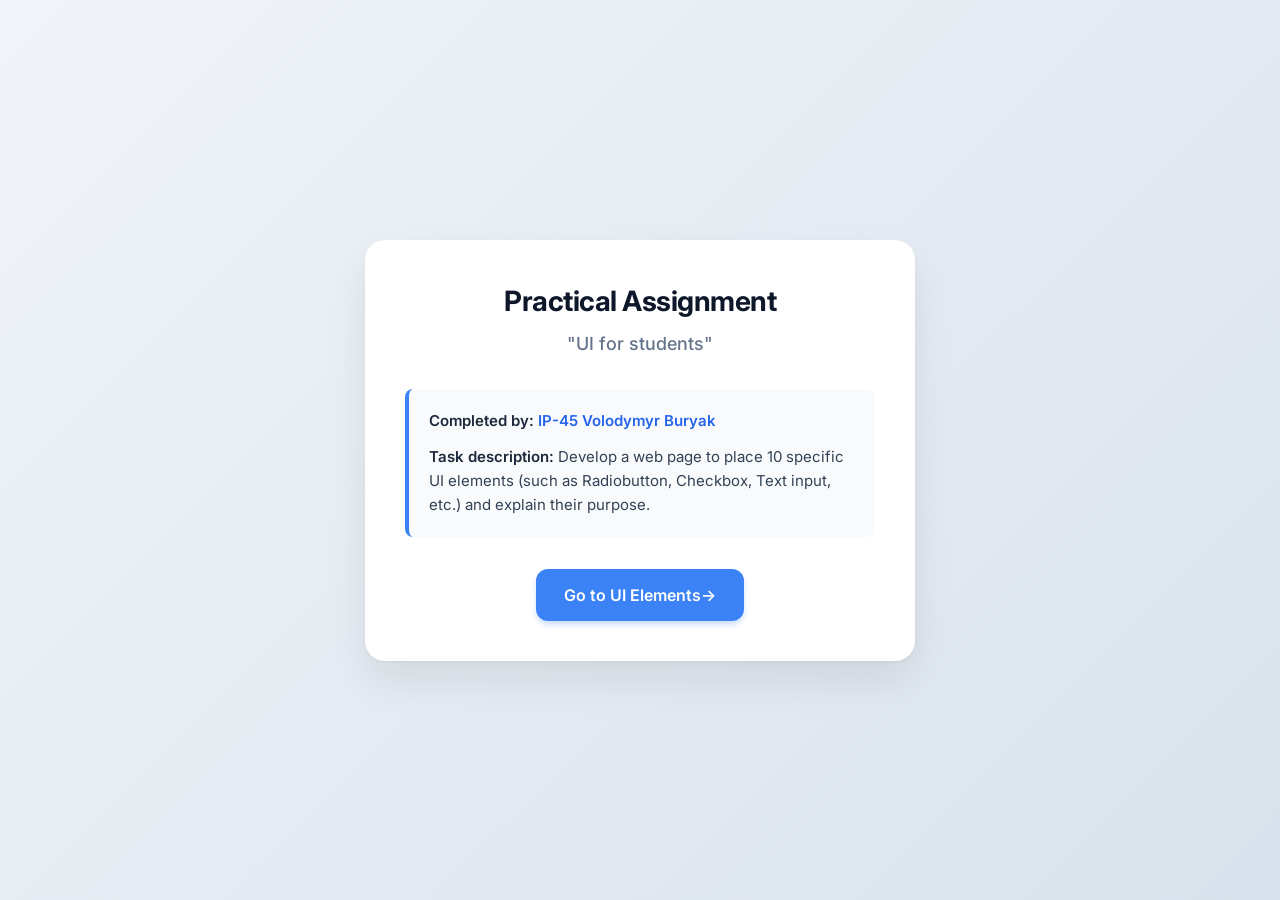
<file: index.html>
<!DOCTYPE html>
<html lang="en">
<head>
    <meta charset="UTF-8">
    <meta name="viewport" content="width=device-width, initial-scale=1.0">
    <title>Home - UI for students</title>
    <link rel="preconnect" href="https://fonts.googleapis.com">
    <link rel="preconnect" href="https://fonts.gstatic.com" crossorigin>
    <link href="https://fonts.googleapis.com/css2?family=Inter:wght@400;500;600;700&display=swap" rel="stylesheet">
    <link rel="stylesheet" href="./src/css/reset.css">
    <link rel="stylesheet" href="./src/css/index.css">
</head>
<body>
    <div class="main-card">
        <header class="header">
            <h1>Practical Assignment</h1>
            <h2>"UI for students"</h2>
        </header>
        <main class="content">
            <div class="info">
                <p><strong>Completed by:</strong> <span class="highlight">IP-45 Volodymyr Buryak</span></p>
                <p><strong>Task description:</strong> Develop a web page to place 10 specific UI elements (such as Radiobutton, Checkbox, Text input, etc.) and explain their purpose.</p>
            </div>
            <div class="action-section">
                <a href="./src/pages/elements.html" class="nav-button">
                    Go to UI Elements <span class="arrow">&rarr;</span>
                </a>
            </div>
        </main>
    </div>
</body>
</html>
</file>
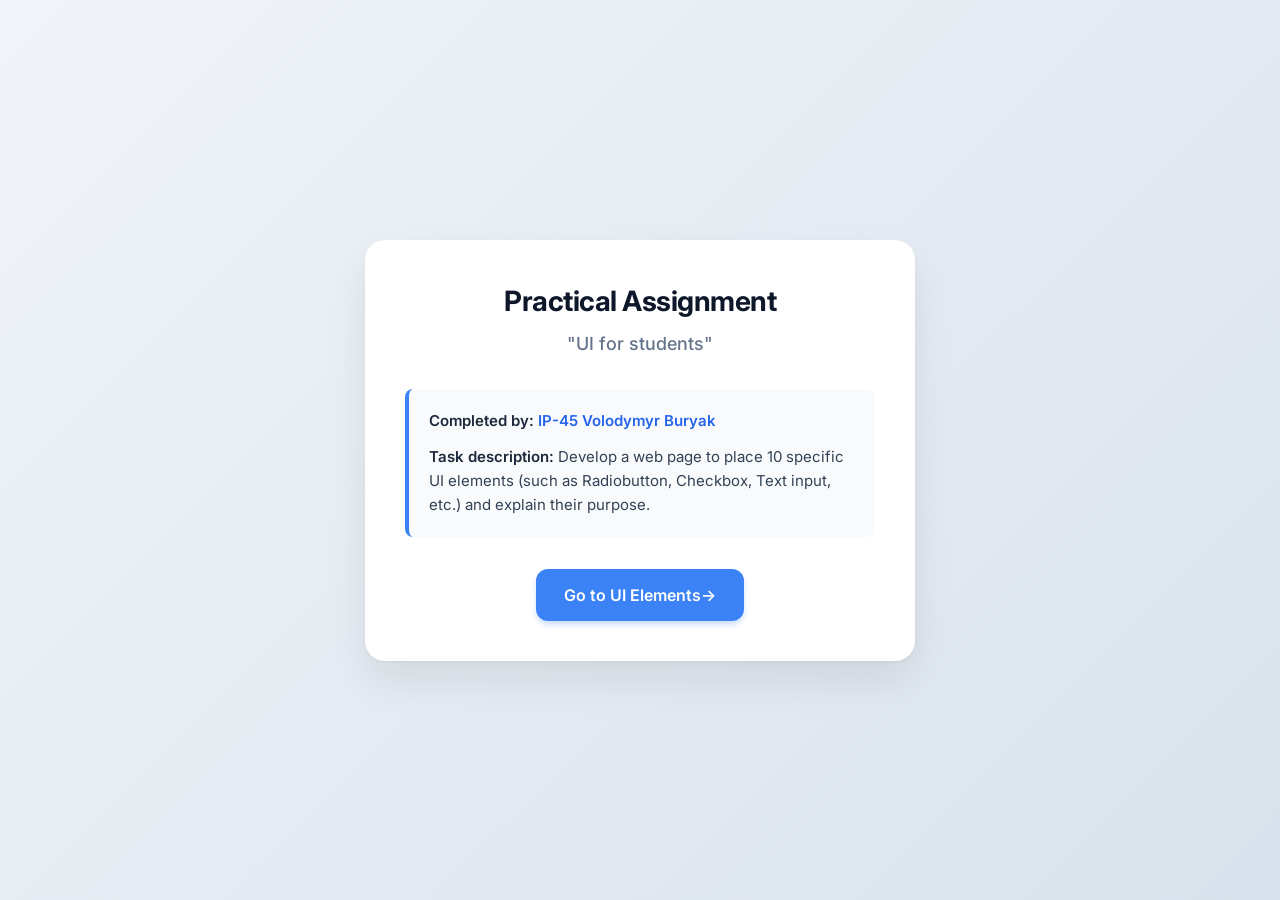
<file: src/index.html>
<!DOCTYPE html>
<html lang="en">
<head>
    <meta charset="UTF-8">
    <meta name="viewport" content="width=device-width, initial-scale=1.0">
    <title>Home - UI for students</title>
    <link rel="preconnect" href="https://fonts.googleapis.com">
    <link rel="preconnect" href="https://fonts.gstatic.com" crossorigin>
    <link href="https://fonts.googleapis.com/css2?family=Inter:wght@400;500;600;700&display=swap" rel="stylesheet">
    <link rel="stylesheet" href="/src/css/reset.css">
    <link rel="stylesheet" href="/src/css/index.css">
</head>
<body>
    <div class="main-card">
        <header class="header">
            <h1>Practical Assignment</h1>
            <h2>"UI for students"</h2>
        </header>
        <main class="content">
            <div class="info">
                <p><strong>Completed by:</strong> <span class="highlight">IP-45 Volodymyr Buryak</span></p>
                <p><strong>Task description:</strong> Develop a web page to place 10 specific UI elements (such as Radiobutton, Checkbox, Text input, etc.) and explain their purpose.</p>
            </div>
            <div class="action-section">
                <a href="/src/pages/elements.html" class="nav-button">
                    Go to UI Elements <span class="arrow">&rarr;</span>
                </a>
            </div>
        </main>
    </div>
</body>
</html>
</file>
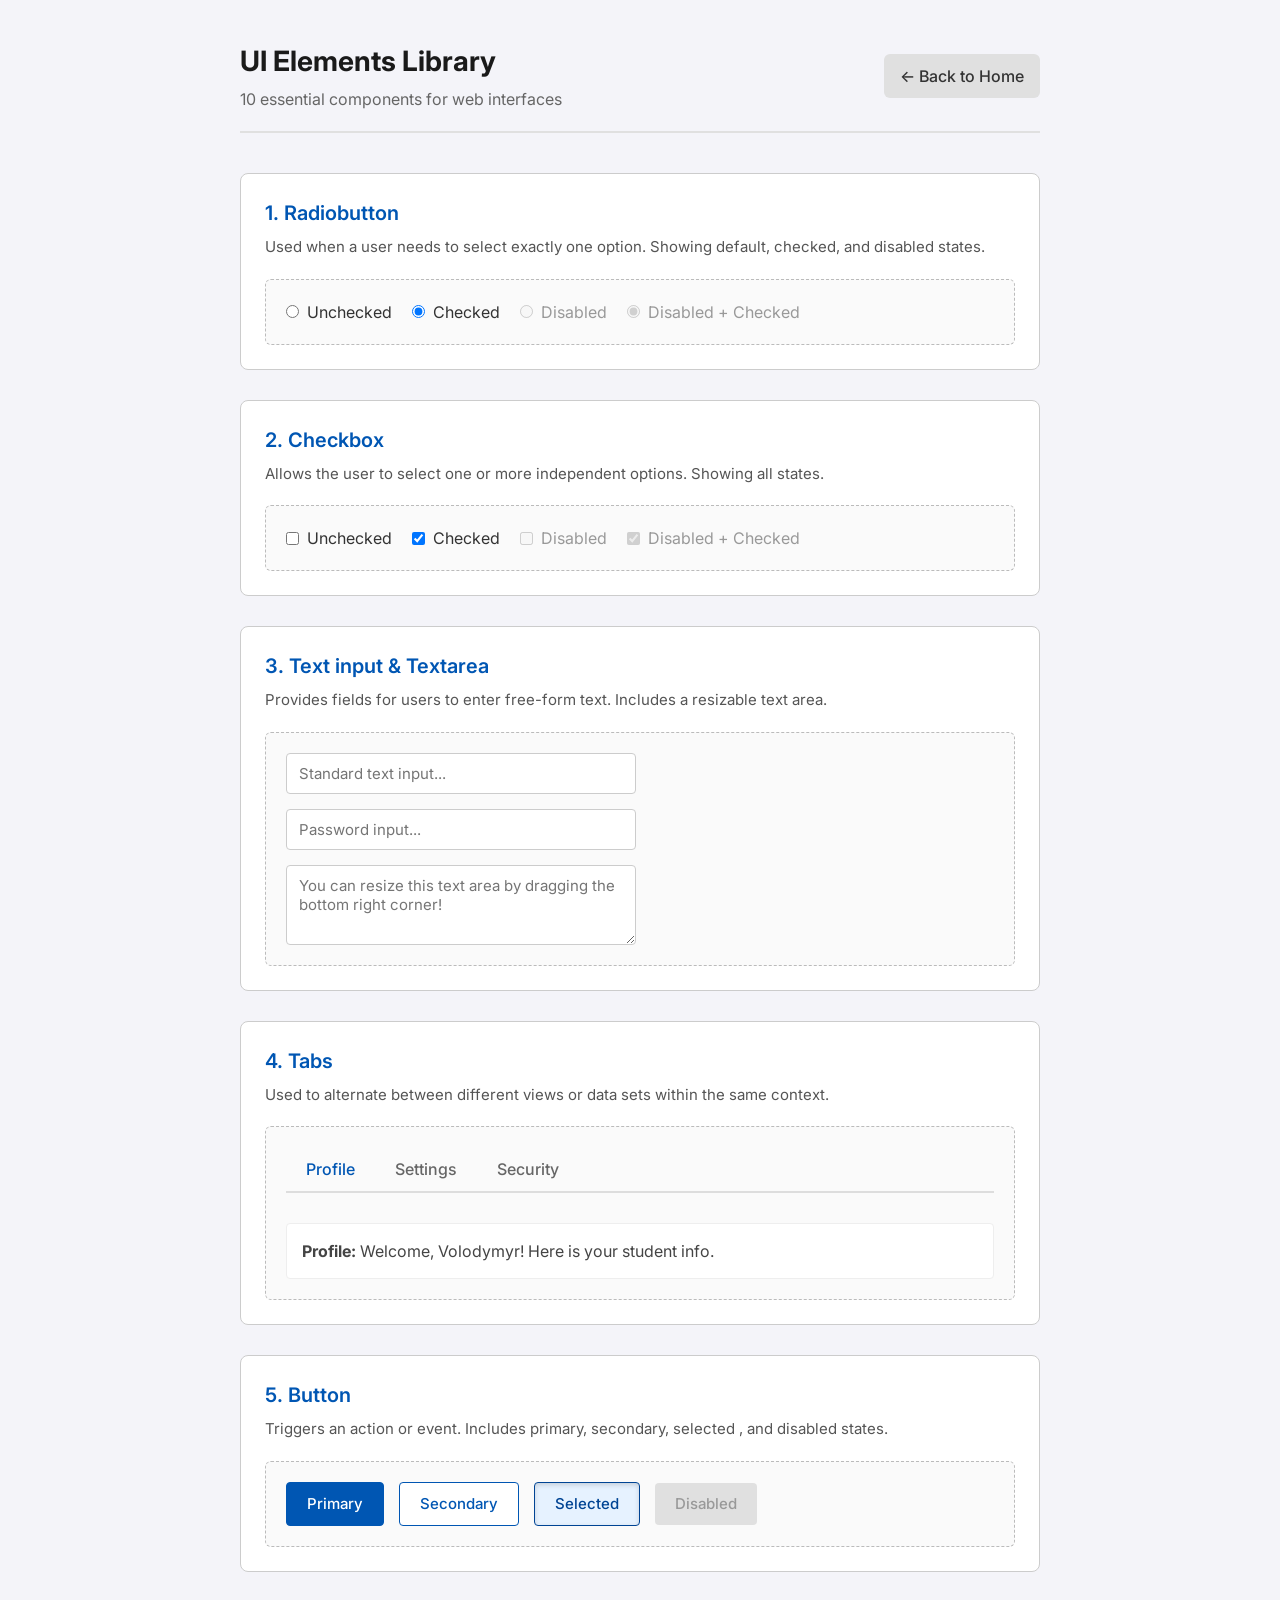
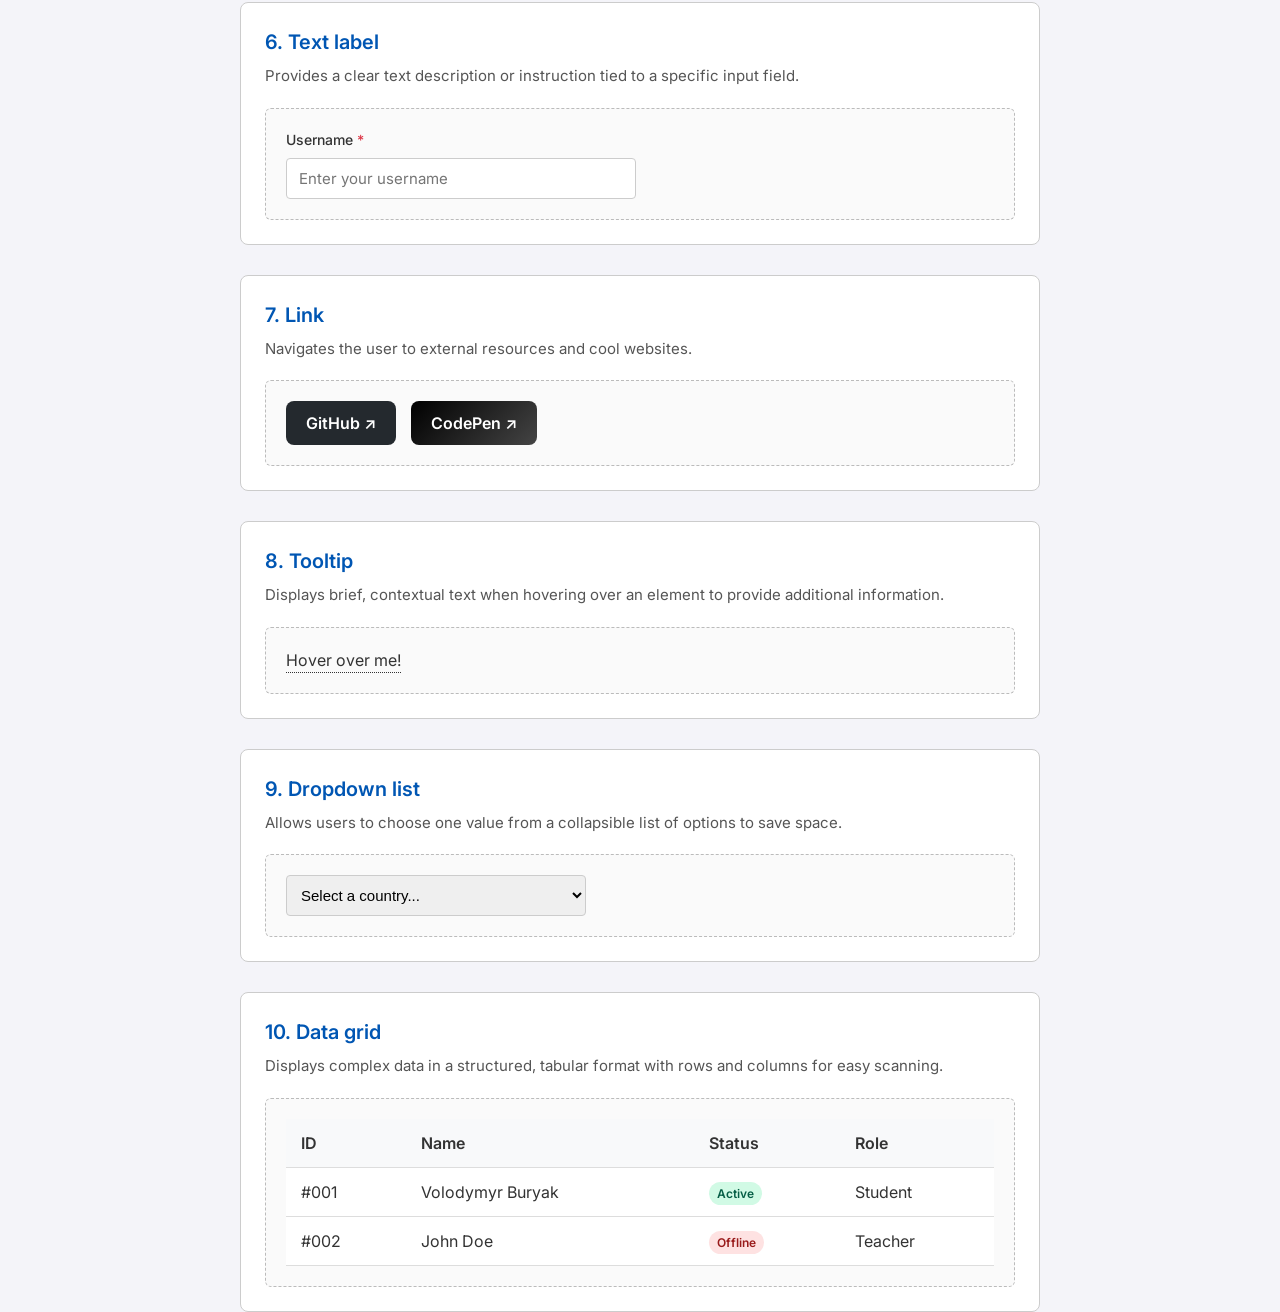
<file: src/pages/elements.html>
<!DOCTYPE html>
<html lang="en">
<head>
    <meta charset="UTF-8">
    <meta name="viewport" content="width=device-width, initial-scale=1.0">
    <title>UI Elements - UI for students</title>
    <link rel="preconnect" href="https://fonts.googleapis.com">
    <link rel="preconnect" href="https://fonts.gstatic.com" crossorigin>
    <link href="https://fonts.googleapis.com/css2?family=Inter:wght@400;500;600;700&display=swap" rel="stylesheet">
    <link rel="stylesheet" href="../css/reset.css">
    <link rel="stylesheet" href="../css/elements.css">
    <script src="../js/elements.js"></script>
</head>
    <body>
        <div class="page-container">
            <header class="page-header">
                <div>
                    <h1>UI Elements Library</h1>
                    <p>10 essential components for web interfaces</p>
                </div>
                <a href="../../index.html" class="back-btn">&larr; Back to Home</a>
            </header>

            <main class="elements-grid">
                <div class="element-card">
                    <h2>1. Radiobutton</h2>
                    <p class="description">Used when a user needs to select exactly one option. Showing default, checked, and disabled states.</p>
                    <div class="demo-box">
                        <label class="radio-label">
                            <input type="radio" name="demo-radio"> Unchecked
                        </label>
                        <label class="radio-label">
                            <input type="radio" name="demo-radio" checked> Checked
                        </label>
                        <label class="radio-label disabled-label">
                            <input type="radio" name="demo-radio-disabled" disabled> Disabled
                        </label>
                        <label class="radio-label disabled-label">
                            <input type="radio" name="demo-radio-disabled" disabled checked> Disabled + Checked
                        </label>
                    </div>
                </div>

                <div class="element-card">
                    <h2>2. Checkbox</h2>
                    <p class="description">Allows the user to select one or more independent options. Showing all states.</p>
                    <div class="demo-box">
                        <label class="check-label">
                            <input type="checkbox"> Unchecked
                        </label>
                        <label class="check-label">
                            <input type="checkbox" checked> Checked
                        </label>
                        <label class="check-label disabled-label">
                            <input type="checkbox" disabled> Disabled
                        </label>
                        <label class="check-label disabled-label">
                            <input type="checkbox" disabled checked> Disabled + Checked
                        </label>
                    </div>
                </div>

                <div class="element-card">
                    <h2>3. Text input & Textarea</h2>
                    <p class="description">Provides fields for users to enter free-form text. Includes a resizable text area.</p>
                    <div class="demo-box flex-column">
                        <input type="text" class="ui-input" placeholder="Standard text input...">
                        <input type="password" class="ui-input" placeholder="Password input...">
                        <textarea class="ui-textarea" placeholder="You can resize this text area by dragging the bottom right corner!"></textarea>
                    </div>
                </div>

                <div class="element-card">
                    <h2>4. Tabs</h2>
                    <p class="description">Used to alternate between different views or data sets within the same context.</p>
                    <div class="demo-box flex-column">
                        <div class="ui-tabs">
                            <div class="tab active" data-tab="tab-profile">Profile</div>
                            <div class="tab" data-tab="tab-settings">Settings</div>
                            <div class="tab" data-tab="tab-security">Security</div>
                        </div>
                        <div id="tab-profile" class="tab-content" style="display: block;">
                            <strong>Profile:</strong> Welcome, Volodymyr! Here is your student info.
                        </div>
                        <div id="tab-settings" class="tab-content" style="display: none;">
                            <strong>Settings:</strong> Change your theme, notifications, and preferences here.
                        </div>
                        <div id="tab-security" class="tab-content" style="display: none;">
                            <strong>Security:</strong> Manage your passwords and 2FA settings.
                        </div>
                    </div>
                </div>

                <div class="element-card">
                    <h2>5. Button</h2>
                    <p class="description">Triggers an action or event. Includes primary, secondary, selected , and disabled states.</p>
                    <div class="demo-box gap">
                        <button class="ui-btn primary">Primary</button>
                        <button class="ui-btn secondary">Secondary</button>
                        <button class="ui-btn secondary active">Selected</button>
                        <button class="ui-btn" disabled>Disabled</button>
                    </div>
                </div>

                <div class="element-card">
                    <h2>6. Text label</h2>
                    <p class="description">Provides a clear text description or instruction tied to a specific input field.</p>
                    <div class="demo-box flex-column">
                        <div class="input-group">
                            <label for="username" class="ui-label">Username <span class="required">*</span></label>
                            <input type="text" id="username" class="ui-input" placeholder="Enter your username">
                        </div>
                    </div>
                </div>

                <div class="element-card">
                    <h2>7. Link </h2>
                    <p class="description">Navigates the user to external resources and cool websites.</p>
                    <div class="demo-box gap">
                        <a href="https://github.com" target="_blank" class="ui-link cool-link github">GitHub ↗</a>
                        <a href="https://codepen.io" target="_blank" class="ui-link cool-link codepen">CodePen ↗</a>
                    </div>
                </div>

                <div class="element-card">
                    <h2>8. Tooltip</h2>
                    <p class="description">Displays brief, contextual text when hovering over an element to provide additional information.</p>
                    <div class="demo-box">
                        <span class="tooltip-container">
                            Hover over me!
                            <span class="tooltip-text">I am a helpful tooltip!</span>
                        </span>
                    </div>
                </div>

                <div class="element-card">
                    <h2>9. Dropdown list</h2>
                    <p class="description">Allows users to choose one value from a collapsible list of options to save space.</p>
                    <div class="demo-box">
                        <select class="ui-select">
                            <option value="" disabled selected>Select a country...</option>
                            <option value="ukraine">Ukraine</option>
                            <option value="uk">United Kingdom</option>
                            <option value="usa">United States</option>
                        </select>
                    </div>
                </div>

                <div class="element-card full-width">
                    <h2>10. Data grid</h2>
                    <p class="description">Displays complex data in a structured, tabular format with rows and columns for easy scanning.</p>
                    <div class="demo-box">
                        <div class="table-responsive">
                            <table class="ui-table">
                                <thead>
                                <tr>
                                    <th>ID</th>
                                    <th>Name</th>
                                    <th>Status</th>
                                    <th>Role</th>
                                </tr>
                                </thead>
                                <tbody>
                                <tr>
                                    <td>#001</td>
                                    <td>Volodymyr Buryak</td>
                                    <td><span class="badge active">Active</span></td>
                                    <td>Student</td>
                                </tr>
                                <tr>
                                    <td>#002</td>
                                    <td>John Doe</td>
                                    <td><span class="badge offline">Offline</span></td>
                                    <td>Teacher</td>
                                </tr>
                                </tbody>
                            </table>
                        </div>
                    </div>
                </div>
            </main>
        </div>
    </body>
</html>
</file>
<file: src/css/index.css>
body {
    font-family: 'Inter', sans-serif;
    background: linear-gradient(135deg, #f0f4f8 0%, #d9e2ec 100%);
    color: #334155;
    display: flex;
    align-items: center;
    justify-content: center;
    min-height: 100vh;
    padding: 20px;
}

.main-card {
    background-color: #ffffff;
    width: 100%;
    max-width: 550px;
    border-radius: 20px;
    box-shadow: 0 20px 40px rgba(0, 0, 0, 0.08), 0 1px 3px rgba(0, 0, 0, 0.05);
    padding: 40px;
}

.header {
    text-align: center;
    margin-bottom: 32px;
}

.header h1 {
    font-size: 28px;
    font-weight: 700;
    color: #0f172a;
    margin-bottom: 8px;
    letter-spacing: -0.5px;
}

.header h2 {
    font-size: 18px;
    font-weight: 500;
    color: #64748b;
}

.info {
    background-color: #f8fafc;
    border-left: 4px solid #3b82f6;
    border-radius: 8px;
    padding: 20px;
    margin-bottom: 32px;
}

.info p {
    font-size: 15px;
    line-height: 1.6;
    margin-bottom: 12px;
}

.info p:last-child {
    margin-bottom: 0;
}

.info strong {
    font-weight: 600;
    color: #1e293b;
}

.highlight {
    color: #2563eb;
    font-weight: 600;
}

.action-section {
    display: flex;
    justify-content: center;
}

.nav-button {
    display: inline-flex;
    align-items: center;
    background-color: #3b82f6;
    color: #ffffff;
    font-size: 16px;
    font-weight: 600;
    padding: 14px 28px;
    border-radius: 12px;
    box-shadow: 0 4px 6px -1px rgba(59, 130, 246, 0.3);
    transition: background-color 0.2s ease, transform 0.1s ease;
}

.nav-button:hover {
    background-color: #2563eb;
}

.nav-button:active {
    transform: scale(0.95);
}

@media (max-width: 480px) {
    .main-card {
        padding: 24px;
    }

    .header h1 {
        font-size: 24px;
    }

    .nav-button {
        width: 100%;
        justify-content: center;
    }
}
</file>
<file: src/css/elements.css>
body {
    font-family: 'Inter', Arial, sans-serif;
    background-color: #f4f4f9;
    color: #333;
    padding: 40px 20px;
}

.page-container {
    max-width: 800px;
    margin: 0 auto;
}

.page-header {
    display: flex;
    justify-content: space-between;
    align-items: center;
    margin-bottom: 40px;
    padding-bottom: 20px;
    border-bottom: 2px solid #e0e0e0;
}

.page-header h1 {
    font-size: 28px;
    font-weight: bold;
    color: #1a1a1a;
}

.page-header p {
    color: #666;
    margin-top: 5px;
}

.back-btn {
    background-color: #e0e0e0;
    color: #333;
    padding: 10px 16px;
    border-radius: 6px;
    font-weight: 500;
    transition: background-color 0.2s ease, transform 0.1s ease;
}

.back-btn:hover {
    background-color: #cccccc;
}

.back-btn:active {
    transform: scale(0.95);
}

.elements-grid {
    display: flex;
    flex-direction: column;
    gap: 30px;
}

.element-card {
    background-color: #ffffff;
    border: 1px solid #ccc;
    border-radius: 8px;
    padding: 24px;
}

.element-card h2 {
    font-size: 20px;
    font-weight: 600;
    margin-bottom: 8px;
    color: #0056b3;
}

.description {
    color: #555;
    font-size: 15px;
    margin-bottom: 20px;
    line-height: 1.5;
}

.demo-box {
    background-color: #fafafa;
    border: 1px dashed #bbb;
    border-radius: 6px;
    padding: 20px;
    display: flex;
    flex-wrap: wrap;
    align-items: center;
}

.demo-box.flex-column {
    flex-direction: column;
    align-items: flex-start;
    gap: 15px;
}

.demo-box.gap {
    gap: 15px;
}

.radio-label, .check-label {
    display: inline-flex;
    align-items: center;
    margin-right: 20px;
    cursor: pointer;
    user-select: none;
}

.radio-label input, .check-label input {
    margin-right: 8px;
    cursor: pointer;
}

.disabled-label {
    color: #999;
    cursor: not-allowed;
}

.disabled-label input {
    cursor: not-allowed;
}

.ui-input, .ui-textarea {
    width: 100%;
    max-width: 350px;
    padding: 10px 12px;
    border: 1px solid #ccc;
    border-radius: 4px;
    font-family: inherit;
    font-size: 15px;
}

.ui-input:focus, .ui-textarea:focus {
    border-color: #0056b3;
    outline: none;
    box-shadow: 0 0 0 3px rgba(0, 86, 179, 0.1);
}

.ui-textarea {
    resize: vertical;
    min-height: 80px;
}

.input-group {
    display: flex;
    flex-direction: column;
    gap: 8px;
    width: 100%;
}

.ui-label {
    font-weight: 500;
    font-size: 14px;
    cursor: pointer;
}

.ui-label .required {
    color: #dc3545;
}

.ui-tabs {
    display: flex;
    border-bottom: 2px solid #ddd;
    width: 100%;
    margin-bottom: 15px;
    overflow-x: auto;
    -webkit-overflow-scrolling: touch;
    scrollbar-width: none;
}

.ui-tabs::-webkit-scrollbar {
    display: none;
}

.tab {
    padding: 10px 20px;
    cursor: pointer;
    font-weight: 500;
    color: #666;
    border-bottom: 2px solid transparent;
    margin-bottom: -2px;
    transition: all 0.2s ease;
    white-space: nowrap;
    flex-shrink: 0;
}

.tab:hover {
    color: #0056b3;
}

.tab.active {
    color: #0056b3;
    border-bottom-color: #0056b3;
}

.tab-content {
    padding: 15px;
    color: #444;
    background-color: #fff;
    border: 1px solid #eee;
    border-radius: 4px;
    width: 100%;
}

.ui-btn {
    padding: 10px 20px;
    border-radius: 4px;
    font-size: 15px;
    font-weight: 500;
    cursor: pointer;
    transition: background-color 0.2s ease, box-shadow 0.2s ease, transform 0.1s ease;
}

.ui-btn:not(:disabled):active {
    transform: scale(0.95);
}

.ui-btn.primary {
    background-color: #0056b3;
    color: white;
    border: 1px solid #0056b3;
}

.ui-btn.primary:hover {
    background-color: #004494;
    border-color: #004494;
}

.ui-btn.secondary {
    background-color: white;
    color: #0056b3;
    border: 1px solid #0056b3;
}

.ui-btn.secondary:hover {
    background-color: #f0f7ff;
}

.ui-btn.secondary.active {
    background-color: #e6f2ff;
    color: #004494;
    border: 1px solid #004494;
    box-shadow: inset 0 2px 5px rgba(0, 0, 0, 0.15);
    cursor: pointer;
}

.ui-btn:disabled {
    background-color: #e0e0e0;
    color: #999;
    cursor: not-allowed;
    border: none;
}

.cool-link {
    display: inline-block;
    text-decoration: none;
    padding: 10px 20px;
    border-radius: 8px;
    font-weight: 600;
    color: #ffffff;
    transition: transform 0.2s ease, box-shadow 0.2s ease;
}

.cool-link:hover {
    transform: translateY(-2px);
    box-shadow: 0 4px 10px rgba(0, 0, 0, 0.15);
    color: #ffffff;
}

.cool-link:active {
    transform: translateY(0) scale(0.97);
    box-shadow: 0 2px 4px rgba(0, 0, 0, 0.15);
}

.github {
    background-color: #24292e;
}

.codepen {
    background: linear-gradient(135deg, #000000, #444444);
}

.tooltip-container {
    position: relative;
    display: inline-block;
    border-bottom: 1px dotted #333;
    cursor: help;
}

.tooltip-text {
    visibility: hidden;
    width: 160px;
    background-color: #333;
    color: #fff;
    text-align: center;
    border-radius: 4px;
    padding: 8px;
    position: absolute;
    z-index: 1;
    bottom: 125%;
    left: 50%;
    margin-left: -80px;
    font-size: 13px;
    opacity: 0;
    transition: opacity 0.3s;
}

.tooltip-text::after {
    content: "";
    position: absolute;
    top: 100%;
    left: 50%;
    margin-left: -5px;
    border-width: 5px;
    border-style: solid;
    border-color: #333 transparent transparent transparent;
}

.tooltip-container:hover .tooltip-text {
    visibility: visible;
    opacity: 1;
}

.ui-select {
    width: 100%;
    max-width: 300px;
    padding: 10px;
    border: 1px solid #ccc;
    border-radius: 4px;
    font-size: 15px;
    cursor: pointer;
}

.ui-select:focus {
    border-color: #0056b3;
    outline: none;
}

.ui-table {
    width: 100%;
    border-collapse: collapse;
    background-color: white;
}

.table-responsive {
    width: 100%;
    overflow-x: auto;
    -webkit-overflow-scrolling: touch;
}

.ui-table {
    width: 100%;
    min-width: 500px;
    border-collapse: collapse;
    background-color: #ffffff;
}

.ui-table th, .ui-table td {
    padding: 12px 15px;
    text-align: left;
    border-bottom: 1px solid #ddd;
}

.ui-table th {
    background-color: #f8f9fa;
    font-weight: 600;
    color: #333;
}

.ui-table tbody tr:hover {
    background-color: #f1f5f9;
}

.badge {
    padding: 4px 8px;
    border-radius: 12px;
    font-size: 12px;
    font-weight: 600;
}

.badge.active {
    background-color: #d1fae5;
    color: #065f46;
}

.badge.offline {
    background-color: #fee2e2;
    color: #991b1b;
}

@media (max-width: 600px) {
    .page-header {
        flex-direction: column;
        align-items: flex-start;
        gap: 15px;
    }

    .demo-box {
        flex-direction: column;
        align-items: flex-start;
    }

    .demo-box.gap {
        width: 100%;
    }

    .radio-label, .check-label {
        margin-bottom: 10px;
    }

    .cool-link, .ui-btn {
        width: 100%;
        text-align: center;
        box-sizing: border-box;
    }
}
</file>
